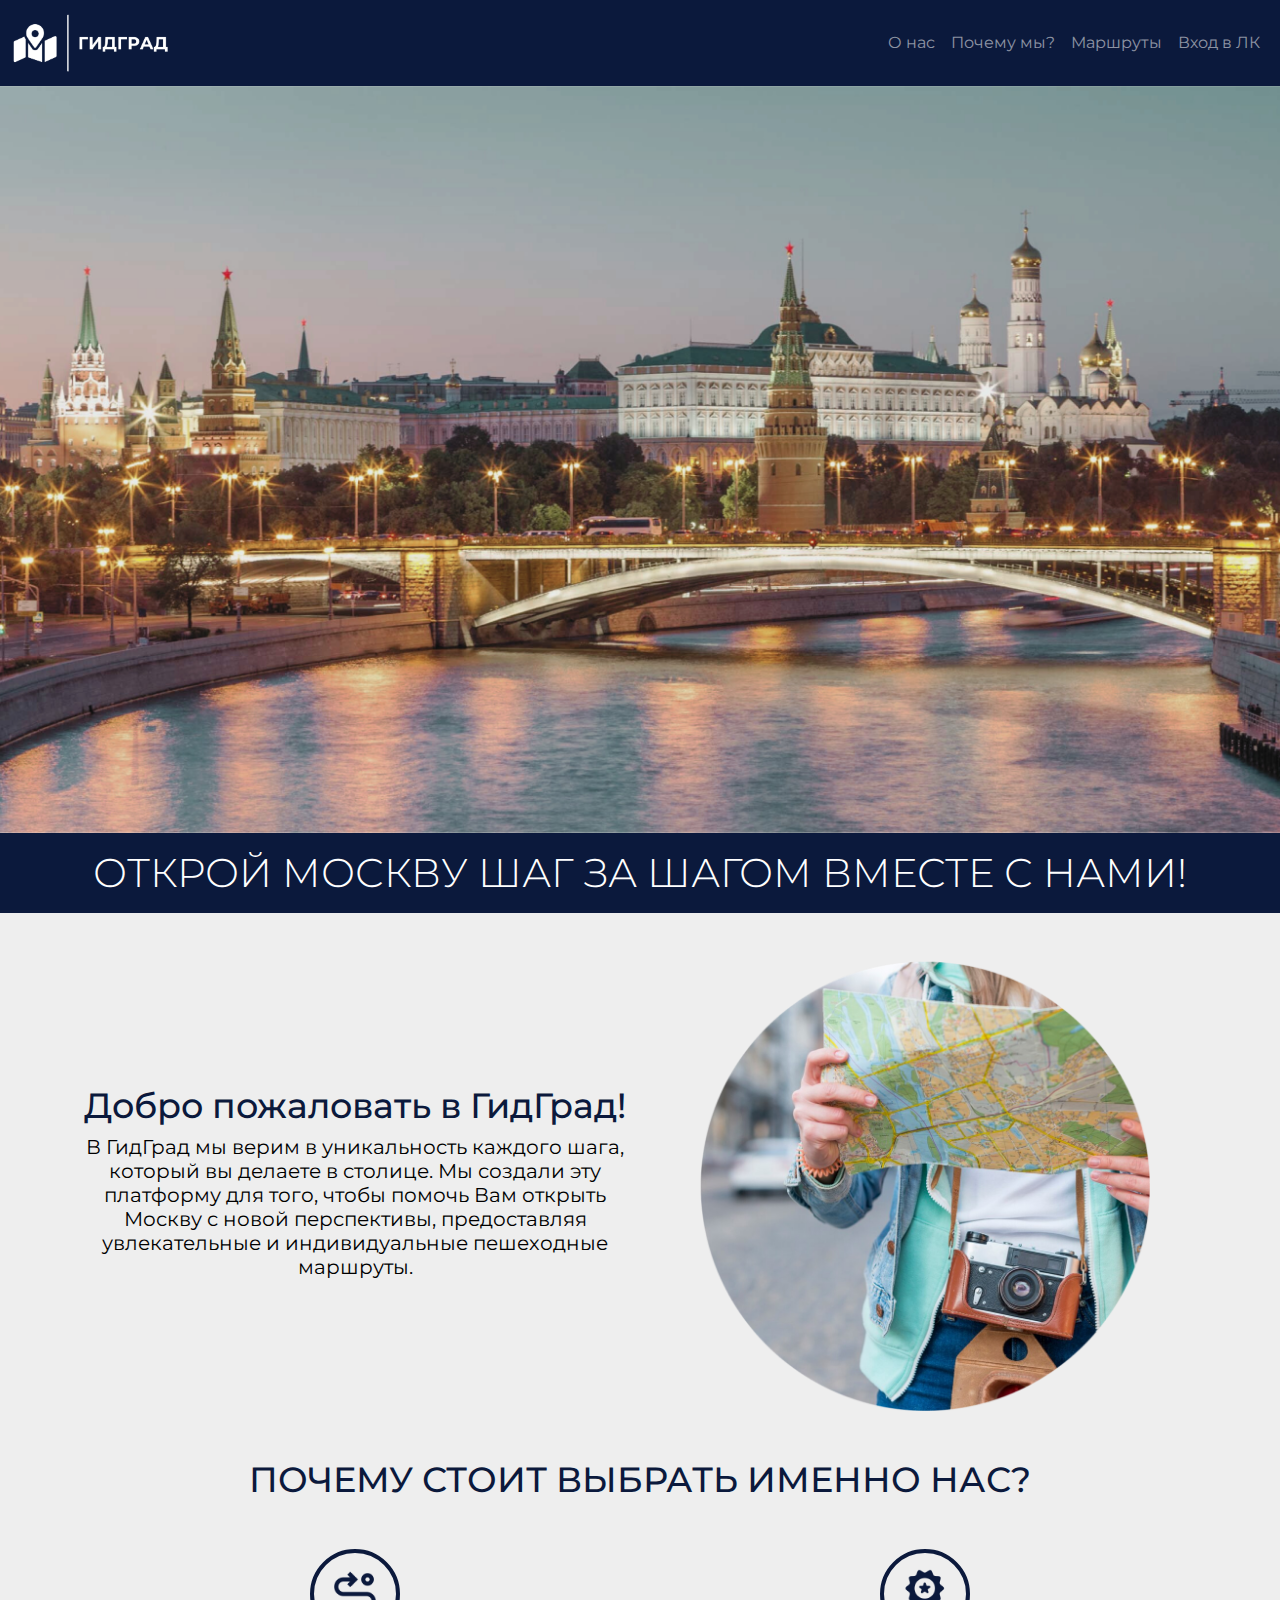
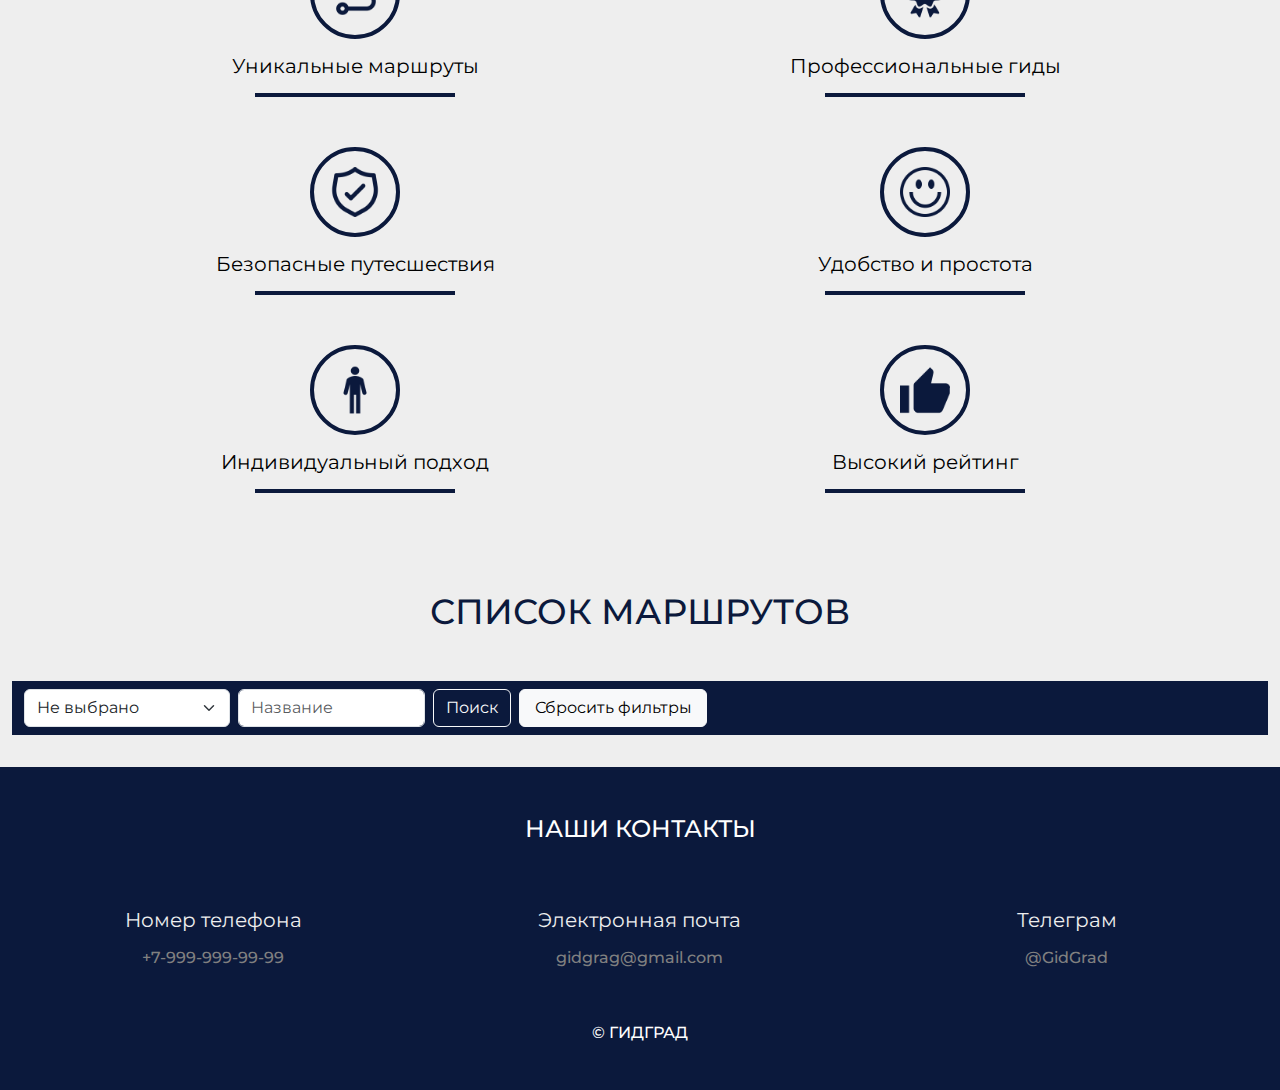
<file: index.html>
<!DOCTYPE html>
<html>

<head>
	<meta charset="utf-8">
	<meta http-equiv="X-UA-Compatible" content="IE=edge">
	<meta name="viewport" content="width=device-width, initial-scale=1">
	<link rel="preconnect" href="https://fonts.googleapis.com">
	<link rel="preconnect" href="https://fonts.gstatic.com" crossorigin>
	<link href="https://fonts.googleapis.com/css2?family=Montserrat:wght@200;500&family=Russo+One&display=swap"
		rel="stylesheet">
	<link rel="shortcut icon" href="images/logo.png">
	<link href="css/bootstrap.min.css" rel="stylesheet">
	<link href="css/style.css" rel="stylesheet">
	<script src="js/main.js" defer></script>
	<title>ГидГрад</title>
</head>

<body>
	<header class="sticky-top">
		<nav class="navbar navbar-expand-lg navbar-dark" style="background-color: #0b193c;">
			<div class="container-fluid">
				<a href="#" class="navbar-brand">
					<img src="images/gglogowhite.png" height="60" alt="logo">
				</a>
				<button type="button" class="navbar-toggler" data-bs-toggle="collapse" data-bs-target="#navbarCollapse">
					<span class="navbar-toggler-icon"></span>
				</button>
				<div class="collapse navbar-collapse" id="navbarCollapse">
					<div class="navbar-nav ms-auto text-center">
						<a href="#about" class="nav-item nav-link">О нас</a>
						<a href="#why" class="nav-item nav-link">Почему мы?</a>
						<a href="#our_routes" class="nav-item nav-link">Маршруты</a>
						<a href="lk.html" class="nav-item nav-link">Вход в ЛК</a>
					</div>
				</div>
			</div>
		</nav>
	</header>

	<div class="main_page"></div>
	<section class="moto">
		<div class="container">
			<div class="row">
				<div class="col-12">
					<h2 class="moto text-center text-uppercase pt-3 pb-2">Открой Москву шаг за шагом вместе с нами!</h2>
				</div>
			</div>
		</div>
	</section>
	<section class="about" id="about">
		<div class="container">
			<div class="row align-items-center">
				<div class="col-xl-6 col-sm-12 mt-5 text-center">
					<h2>Добро пожаловать в ГидГрад!</h2>
					<h5>В ГидГрад мы верим в уникальность каждого шага, который вы делаете в столице. Мы создали эту
						платформу для того, чтобы помочь Вам открыть Москву с новой перспективы, предоставляя
						увлекательные и индивидуальные пешеходные маршруты.</h5>
				</div>
				<div class="col-xl-6 col-sm-12 mt-5 text-center">
					<img src="images/company.png" class="img-fluid" width="450px">
				</div>
			</div>
		</div>
	</section>
	<section class="why" id="why">
		<div class="container">
			<div class="row">
				<div class="col-12">
					<h2 class="text-center text-uppercase mt-5 mb-5">Почему стоит выбрать именно нас?</h2>
				</div>
			</div>
			<div class="row">
				<div class="col-xl-6 col-sm-12">
					<div class="circle">
						<img src="images/route.png" height="50px">
					</div>
					<h5 class="text-center">Уникальные маршруты</h5>
					<div class="line"></div>
				</div>
				<div class="col-xl-6 col-sm-12">
					<div class="circle">
						<img src="images/prof.png" height="50px">
					</div>
					<h5 class="text-center">Профессиональные гиды</h5>
					<div class="line"></div>
				</div>
				<div class="col-xl-6 col-sm-12">
					<div class="circle">
						<img src="images/safety.png" height="50px">
					</div>
					<h5 class="text-center">Безопасные путесшествия</h5>
					<div class="line"></div>
				</div>
				<div class="col-xl-6 col-sm-12">
					<div class="circle">
						<img src="images/simple.png" height="50px">
					</div>
					<h5 class="text-center">Удобство и простота</h5>
					<div class="line"></div>
				</div>
				<div class="col-xl-6 col-sm-12">
					<div class="circle">
						<img src="images/individual.png" height="50px">
					</div>
					<h5 class="text-center">Индивидуальный подход</h5>
					<div class="line"></div>
				</div>
				<div class="col-xl-6 col-sm-12">
					<div class="circle">
						<img src="images/rating.png" height="50px">
					</div>
					<h5 class="text-center">Высокий рейтинг</h5>
					<div class="line"></div>
				</div>
			</div>
		</div>
	</section>
	<section class="routes" id="our_routes">
		<div class="container-fluid">
			<div class="row">
				<div class="col-12">
					<h2 class="text-center text-uppercase mt-5 mb-5">Список маршрутов</h2>
				</div>
			</div>
			<nav class="navbar navbar-expand navbar-dark" style="background-color: #0b193c;">
				<div class="container-fluid">
					<div class="collapse navbar-collapse" id="navbarRoutes">
						<form class="d-flex" id="filterForm" autocomplete="off">
							<select class="form-select me-2" id="mainObjectFilter">
								<option value="">Не выбрано</option>
							</select>
							<input class="form-control me-2" type="search" placeholder="Название" aria-label="Поиск"
								id="routeNameSearch" autocomplete="off">
							<button class="btn btn-outline-light me-2" type="button"
								onclick="applyFilters()">Поиск</button>
							<button type="button" class="btn btn-light text-center" style="width: 100%;"
								value="Refresh Page" onClick="window.location.reload();">Сбросить фильтры</button>
						</form>
					</div>
				</div>
			</nav>
			<div class="table-responsive">
				<table class="table table-hover align-middle text-left" id="routes"></table>
			</div>
			<div class="row">
				<div class="col-12">
					<ul class="pagination justify-content-center"></ul>
				</div>
			</div>
		</div>
	</section>
	<section id="guidesTableSection" style="background-color: #eee; display: none;">
		<div class="container-fluid">
			<div class="row">
				<div class="col-12">
					<h2 class="text-center text-uppercase mt-5 mb-5">Таблица доступных гидов</h2>
				</div>
			</div>
			<div class="table-responsive">
				<div class="container-fluid mt-3 pt-2 pb-3 d-flex justify-content-center align-items-center"
					style="background-color: #0b193c; color: white;">
					<div class="row">
						<div class="col-md-3">
							<label for="languageFilter">Выберите язык:</label>
							<select class="form-select" id="languageFilter">
								<option value="">Не выбрано</option>
							</select>
						</div>
						<div class="col-md-3">
							<label for="experienceFilter">Опыт работы от:</label>
							<input type="number" class="form-control" id="experienceFilterFrom">
						</div>
						<div class="col-md-3">
							<label for="experienceFilterTo">Опыт работы до:</label>
							<input type="number" class="form-control" id="experienceFilterTo">
						</div>
						<div class="col-md-3">
							<button type="button" class="btn btn-secondary mt-4"
								onclick="applyFilters()">Применить</button>
						</div>
					</div>
				</div>
				<table class="table table-hover align-middle text-center" id="guidesTable">
					<thead class="table-secondary" style="background-color: #0b193c; color: white;">
						<tr>
							<th scope="col">Фото</th>
							<th scope="col">ФИО</th>
							<th scope="col">Языки</th>
							<th scope="col">Опыт работы</th>
							<th scope="col">Стоимость (руб/час)</th>
							<th scope="col">Выбор</th>
						</tr>
					</thead>
					<tbody id="guidesTableBody"></tbody>
				</table>
			</div>
			<div class="container-fluid mt-3 d-flex justify-content-center">
				<button type="button" class="btn btn-secondary mt-3 mb-5 " data-bs-toggle="modal"
					data-bs-target="#staticBackdrop" id="submitRequestBtn"
					style="background-color: #0b193c; display: none;">Оформить заявку</button>
			</div>
			<div class="modal fade" id="staticBackdrop" data-bs-backdrop="static" data-bs-keyboard="false" tabindex="-1"
				aria-labelledby="staticBackdropLabel" aria-hidden="true">
				<div class="modal-dialog">
					<div class="modal-content">
						<div class="modal-header">
							<h1 class="modal-title fs-5" id="staticBackdropLabel" onclick="openModal()">Оформление
								заявки</h1>
							<button type="button" class="btn-close" data-bs-dismiss="modal"
								aria-label="Закрыть"></button>
						</div>
						<div class="modal-body">
							<div class="row">
								<div class="col-12">
									<h6>ФИО гида: <span id="selectedGuideInfo"></span></h6>
								</div>
								<div class="col-12">
									<h6>Выбранный маршрут: <br> <span id="selectedRoute"></span></h6>
								</div>
								<div class="col-12 text-center mt-3 mb-3">
									<h6>Детали экскурсии</h6>
								</div>
								<div class="col-6 text-center">
									<label class="form_label me-2">Дата</label>
									<input class="form_input text-center" type="date" placeholder=" ">
								</div>
								<div class="col-6 text-center">
									<label class="form_label me-2">Начало</label>
									<input class="form_input text-center" type="time" placeholder=" ">
								</div>
								<div class="col-12 text-center mt-3">
									<select class="form-select" id="durationSelect" aria-label="Длительность"
										onchange="calculateTotalPrice()">
										<option selected>Длительность</option>
										<option value="1">1 час</option>
										<option value="2">2 часа</option>
										<option value="3">3 часа</option>
									</select>
								</div>
								<div class="col-12 mt-3">
									<label class="form_label me-2">Количество человек</label>
									<input class="form_input text-center" type="number" placeholder=" ">
								</div>
								<div class="col-12 text-center mt-3 mb-3">
									<h6>Дополнительные опции</h6>
								</div>
								<div class="col-12">
									<label class="label_checkbox">
										<input type="checkbox" class="input_checkbox" id="discountCheckbox">
										<span class="span_checkbox">Скидка 15% для школьников и студентов</span>
									</label>
								</div>
								<div class="col-12">
									<label class="label_checkbox">
										<input type="checkbox" id="markupCheckbox" class="input_checkbox">
										<span class="span_checkbox">Трансфер до ближайших станций метро после
											экскурсии</span>
									</label>
								</div>
								<div class="col-12 mt-3">
									<h6>Итоговая цена: <span id="selectedGuidePrice"></span></h6>
								</div>
								<div class="status"></div>
							</div>
						</div>
						<div class="modal-footer">
							<button type="button" class="btn btn-secondary" data-bs-dismiss="modal">Отмена</button>
							<button type="button" class="btn btn-primary" id="submitRequestBtnModal">Отправить</button>
						</div>
					</div>
				</div>
			</div>
		</div>
	</section>
	<footer class="container-fluid" style="background-color: #0b193c; color: white;">
		<div class="row">
			<div class="container-fluid col-12">
				<h4 class="text-center text-uppercase mt-5 mb-5">Наши контакты</h4>
			</div>
			<div class="col-xl-4 col-sm-12">
				<h5 class="text-center mt-sm-3 mb-3" style="color: #eee;">Номер телефона</h5>
				<h6 class="text-center" style="color: grey;">+7-999-999-99-99</h6>
			</div>
			<div class="col-xl-4 col-sm-12">
				<h5 class="text-center mt-sm-3 mb-3" style="color: #eee;">Электронная почта</h5>
				<h6 class="text-center" style="color: grey;">gidgrag@gmail.com</h6>
			</div>
			<div class="col-xl-4 col-sm-12">
				<h5 class="text-center mt-sm-3 mb-3" style="color: #eee;">Телеграм</h5>
				<h6 class="text-center" style="color: grey;">@GidGrad</h6>
			</div>
			<div class="container-fluid col-12">
				<h6 class="text-center text-uppercase mt-5 mb-5">&copy; ГидГрад</h6>
			</div>
		</div>
	</footer>

	<script src="js/bootstrap.bundle.min.js"></script>
</body>

</html>
</file>
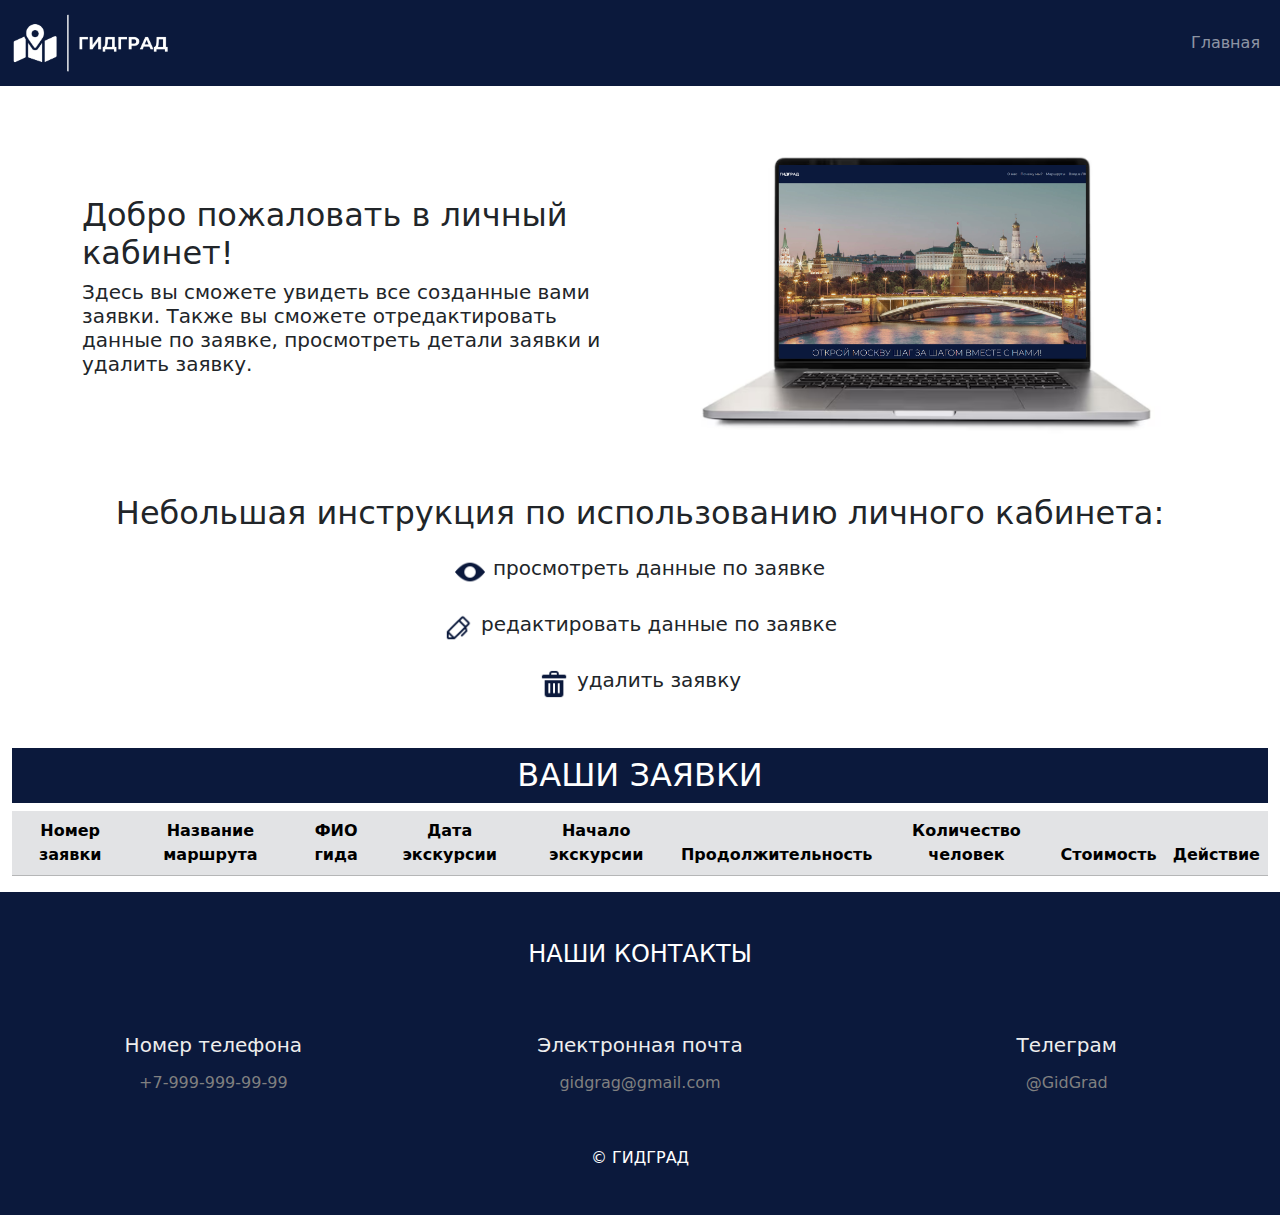
<file: lk.html>
<!DOCTYPE html>
<html>

<head>
    <meta charset="utf-8">
    <meta http-equiv="X-UA-Compatible" content="IE=edge">
    <meta name="viewport" content="width=device-width, initial-scale=1">
    <link rel="preconnect" href="https://fonts.googleapis.com">
    <link rel="preconnect" href="https://fonts.gstatic.com" crossorigin>
    <link href="https://fonts.googleapis.com/css2?family=Montserrat:wght@200;500&family=Russo+One&display=swap"
        rel="stylesheet">
    <link rel="shortcut icon" href="images/logo.png">
    <link href="css/bootstrap.min.css" rel="stylesheet">
    <link href="css/lkstyle.css" rel="stylesheet">
    <script src="js/lk.js" defer></script>
    <title>ГидГрад</title>
</head>

<body>
    <header class="sticky-top">
        <nav class="navbar navbar-expand-lg navbar-dark" style="background-color: #0b193c;">
            <div class="container-fluid">
                <a href="#" class="navbar-brand">
                    <img src="images/gglogowhite.png" height="60" alt="logo">
                </a>
                <button type="button" class="navbar-toggler" data-bs-toggle="collapse" data-bs-target="#navbarCollapse">
                    <span class="navbar-toggler-icon"></span>
                </button>
                <div class="collapse navbar-collapse" id="navbarCollapse">
                    <div class="navbar-nav ms-auto text-center">
                        <a href="index.html" class="nav-item nav-link">Главная</a>
                    </div>
                </div>
            </div>
        </nav>
    </header>

    <section class="lkInfo" id="lkInfo">
        <div class="container">
            <div class="row align-items-center">
                <div class="col-xl-6 col-sm-12 mt-5 text-left">
                    <h2>Добро пожаловать в личный кабинет!</h2>
                    <h5>Здесь вы сможете увидеть все созданные вами заявки. Также вы сможете отредактировать данные по
                        заявке, просмотреть детали заявки и удалить заявку.</h5>
                </div>
                <div class="col-xl-6 col-sm-12 mt-5 text-center">
                    <img src="images/lkInfo1.png" class="img-fluid me-2">
                </div>
            </div>
        </div>
    </section>

    <section class="lkInstr" id="lkInstr">
        <div class="container">
            <div class="row align-items-center">
                <div class="col-12 mt-5 text-center">
                    <h2>Небольшая инструкция по использованию личного кабинета: </h2>
                    <div class="eye d-flex justify-content-center align-items-center mt-4">
                        <img src="images/eye.png" class="img-fluid me-2" width="30px">
                        <h5>просмотреть данные по заявке</h5>
                    </div>
                    <div class="pen d-flex justify-content-center align-items-center mt-4">
                        <img src="images/pen.png" class="img-fluid me-2" width="30px">
                        <h5>редактировать данные по заявке</h5>
                    </div>
                    <div class="trash d-flex justify-content-center align-items-center mt-4">
                        <img src="images/trash.png" class="img-fluid me-2" width="30px">
                        <h5>удалить заявку</h5>
                    </div>
                </div>
            </div>
        </div>
    </section>

    <section class="routes" id="our_routes">
        <div class="container-fluid">
            <div class="row mt-5">
                <div class="col-12">
                    <h2 class="text-center text-uppercase p-2" style="background-color: #0b193c; color: white;">Ваши
                        заявки</h2>
                </div>
            </div>
            <div class="table-responsive">
                <table class="table table-hover align-middle text-center" id="orders">
                    <thead thead class="table-secondary" style="background-color: #0b193c; color: white;">
                        <tr>
                            <th>Номер заявки</th>
                            <th>Название маршрута</th>
                            <th>ФИО гида</th>
                            <th>Дата экскурсии</th>
                            <th>Начало экскурсии</th>
                            <th>Продолжительность</th>
                            <th>Количество человек</th>
                            <th>Стоимость</th>
                            <th>Действие</th>
                        </tr>
                    </thead>
                    <tbody id="ordersBody">

                    </tbody>
                </table>
            </div>
            <div class="status"></div>
        </div>
    </section>

    <div class="modal" id="deleteModal" tabindex="-1">
        <div class="modal-dialog">
            <div class="modal-content">
                <div class="modal-header">
                    <h5 class="modal-title">Подтверждение удаления</h5>
                    <button type="button" class="btn-close" data-bs-dismiss="modal" aria-label="Close"></button>
                </div>
                <div class="modal-body">
                    Вы уверены, что хотите удалить заявку?
                </div>
                <div class="modal-footer">
                    <button type="button" class="btn btn-secondary" data-bs-dismiss="modal">Отмена</button>
                    <button type="button" class="btn btn-danger" id="confirmDelete">Удалить</button>
                </div>
            </div>
        </div>
    </div>

    <div class="modal fade" id="staticBackdrop" data-bs-backdrop="static" data-bs-keyboard="false" tabindex="-1"
        aria-labelledby="staticBackdropLabel" aria-hidden="true">
        <div class="modal-dialog">
            <div class="modal-content">
                <div class="modal-header">
                    <h1 class="modal-title fs-5" id="staticBackdropLabel" onclick="openModal()">Просмотр деталей заявки
                    </h1>
                    <button type="button" class="btn-close" data-bs-dismiss="modal" aria-label="Закрыть"></button>
                </div>
                <div class="modal-body">
                    <div class="row">
                        <div class="col-12">
                            <h6>Выбранный маршрут: <span id="selectedRouteInfo"
                                    style="color:#A9A9A9; font-weight: 400;"></span></h6>
                        </div>
                        <div class="col-12">
                            <h6>ФИО гида: <span id="selectedGuideInfo" style="color:#A9A9A9; font-weight: 400;"></span>
                            </h6>
                        </div>
                        <div class="col-12">
                            <h6>Дата: <span id="selectedDateInfo" style="color:#A9A9A9; font-weight: 400;"></span></h6>
                        </div>
                        <div class="col-12">
                            <h6>Начало экскурсии: <span id="selectedStartTimeInfo"
                                    style="color:#A9A9A9; font-weight: 400;"></span></h6>
                        </div>
                        <div class="col-12">
                            <h6>Длительность экскурсии: <span id="selectedDurationInfo"
                                    style="color:#A9A9A9; font-weight: 400;"></span></h6>
                        </div>
                        <div class="col-12">
                            <h6>Количество человек: <span id="selectedPersonsInfo"
                                    style="color:#A9A9A9; font-weight: 400;"></span></h6>
                        </div>
                        <div class="col-12">
                            <h6>Итоговая цена: <span id="selectedPriceInfo"
                                    style="color:#A9A9A9; font-weight: 400;"></span></h6>
                        </div>
                        <div class="status"></div>
                    </div>
                </div>
            </div>
        </div>
    </div>

    <footer class=" footerlk container-fluid" style="background-color: #0b193c; color: white;">
        <div class="row">
            <div class="container-fluid col-12">
                <h4 class="text-center text-uppercase mt-5 mb-5">Наши контакты</h4>
            </div>
            <div class="col-xl-4 col-sm-12">
                <h5 class="text-center mt-sm-3 mb-3" style="color: #eee;">Номер телефона</h5>
                <h6 class="text-center" style="color: grey;">+7-999-999-99-99</h6>
            </div>
            <div class="col-xl-4 col-sm-12">
                <h5 class="text-center mt-sm-3 mb-3" style="color: #eee;">Электронная почта</h5>
                <h6 class="text-center" style="color: grey;">gidgrag@gmail.com</h6>
            </div>
            <div class="col-xl-4 col-sm-12">
                <h5 class="text-center mt-sm-3 mb-3" style="color: #eee;">Телеграм</h5>
                <h6 class="text-center" style="color: grey;">@GidGrad</h6>
            </div>
            <div class="container-fluid col-12">
                <h6 class="text-center text-uppercase mt-5 mb-5">&copy; ГидГрад</h6>
            </div>
        </div>
    </footer>






    <script src="js/bootstrap.bundle.min.js"></script>

</body>

</html>
</file>
<file: css/style.css>
body {
    font-family: 'Montserrat', sans-serif;
    color: #0b193c;
    background-color: #eee;
}

.main_page {
    background-image: url(../images/bg.png);
    height: 83vh;
    background-repeat: no-repeat;
    background-size: cover;
}

.moto {
    color: white;
    background-color: #0b193c;
    font-size: 40px;
    font-weight: 300;
}

.about {
    background-color: #eee;
}

.routes {
    background-color: #eee;
}

.guidesTableSection {
    background-color: #eee;
}

.why {
    background-color: #eee;
}

.circle {
    margin: 0 auto 15px;
    width: 90px;
    height: 90px;
    border: 4px solid #0b193c;
    border-radius: 50%;
    display: flex;
    justify-content: center;
    align-items: center;
}

.line {
    width: 200px;
    height: 4px;
    background-color: #0b193c;
    margin: 15px auto 50px;
}

h2 {
    color: #0b193c;
    font-size: 35px;
    font-weight: 500;
}

h5 {
    color: black;
    font-size: 20px;
    font-weight: 400;
}

.status_success {
    text-align: center;
    color: white;
    margin: 5px;
    padding: 5px;
    background-color: rgb(16, 168, 90);
}

.status_failed {
    text-align: center;
    color: white;
    margin: 5px;
    padding: 5px;
    background-color: rgb(137, 14, 14);
}
</file>
<file: css/lkstyle.css>
.trashButton {
    background-color: transparent;
    border: none;
}

.eyeButton {
    background-color: transparent;
    border: none;
}

.penButton {
    background-color: transparent;
    border: none;
}

.status_success {
    text-align: center;
    color: white;
    margin: 5px;
    padding: 5px;
    background-color: rgb(16, 168, 90);
}

.status_failed {
    text-align: center;
    color: white;
    margin: 5px;
    padding: 5px;
    background-color: rgb(137, 14, 14);
}
</file>
